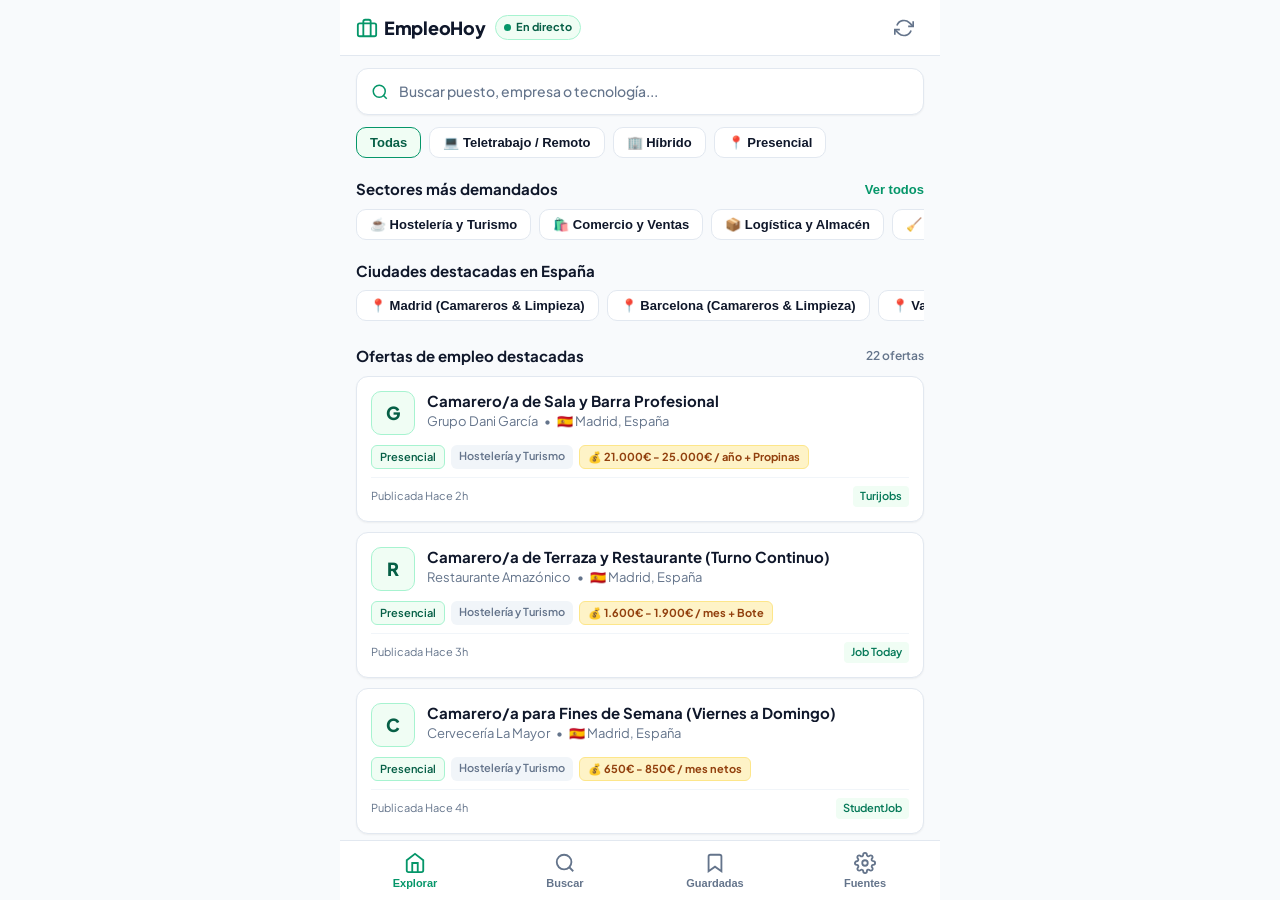
<file: pwa/index.html>
<!DOCTYPE html>
<html lang="es">
<head>
  <meta charset="UTF-8">
  <meta name="viewport" content="width=device-width, initial-scale=1.0, maximum-scale=1.0, user-scalable=no, viewport-fit=cover">
  <meta name="theme-color" content="#059669">
  <meta name="apple-mobile-web-app-capable" content="yes">
  <meta name="apple-mobile-web-app-status-bar-style" content="black-translucent">
  <meta name="apple-mobile-web-app-title" content="EmpleoHoy">
  <meta name="description" content="Buscador y agregador de ofertas de empleo en directo en España y Europa. Ofertas de camarero, limpieza, comercio, tecnología y teletrabajo.">
  
  <title>EmpleoHoy - Ofertas de Empleo en España y Europa</title>
  
  <link rel="manifest" href="./manifest.json">
  <link rel="icon" type="image/svg+xml" href="./icons/icon.svg">
  <link rel="apple-touch-icon" href="./icons/icon-192.png">
  <link rel="stylesheet" href="./styles.css">
  
  <!-- Inter & Roboto Fonts -->
  <link rel="preconnect" href="https://fonts.googleapis.com">
  <link rel="preconnect" href="https://fonts.gstatic.com" crossorigin>
  <link href="https://fonts.googleapis.com/css2?family=Plus+Jakarta+Sans:wght@400;500;600;700;800&display=swap" rel="stylesheet">

  <!-- Instant Service Worker Registration for PWABuilder & Offline Shell -->
  <script>
    if ('serviceWorker' in navigator) {
      window.addEventListener('load', function() {
        navigator.serviceWorker.register('./sw.js', { scope: './' })
          .then(function(reg) {
            console.log('[PWA] ServiceWorker registered successfully with scope:', reg.scope);
          })
          .catch(function(err) {
            console.error('[PWA] ServiceWorker registration failed:', err);
          });
      });
    }
  </script>
</head>
<body>
  <div id="app" class="app-container">
    
    <!-- TOP HEADER -->
    <header class="app-header">
      <div class="header-left">
        <div class="brand-badge">
          <svg class="brand-icon" viewBox="0 0 24 24" width="22" height="22" fill="none" stroke="currentColor" stroke-width="2">
            <rect x="2" y="7" width="20" height="14" rx="2" ry="2"></rect>
            <path d="M16 21V5a2 2 0 0 0-2-2h-4a2 2 0 0 0-2 2v16"></path>
          </svg>
          <span class="brand-title">EmpleoHoy</span>
        </div>
        <div class="live-indicator" id="live-indicator">
          <span class="pulse-dot"></span>
          <span class="live-text" id="live-text">En directo</span>
        </div>
      </div>
      <button class="icon-button" id="btn-sync-header" title="Sincronizar fuentes" aria-label="Sincronizar">
        <svg viewBox="0 0 24 24" width="20" height="20" fill="none" stroke="currentColor" stroke-width="2">
          <path d="M23 4v6h-6"></path>
          <path d="M1 20v-6h6"></path>
          <path d="M3.51 9a9 9 0 0 1 14.85-3.36L23 10M1 14l4.64 4.36A9 9 0 0 0 20.49 15"></path>
        </svg>
      </button>
    </header>

    <!-- MAIN VIEWS CONTAINER -->
    <main class="main-content" id="main-content">
      
      <!-- TAB 1: EXPLORAR (HOME) -->
      <section id="view-explore" class="tab-view active">
        <!-- Search Bar Trigger -->
        <div class="search-trigger" id="home-search-trigger">
          <svg viewBox="0 0 24 24" width="18" height="18" fill="none" stroke="#059669" stroke-width="2">
            <circle cx="11" cy="11" r="8"></circle>
            <line x1="21" y1="21" x2="16.65" y2="16.65"></line>
          </svg>
          <span class="search-placeholder">Buscar puesto, empresa o tecnología...</span>
        </div>

        <!-- Modality Chips -->
        <div class="scroll-chips-row">
          <button class="chip active" data-remote="">Todas</button>
          <button class="chip" data-remote="Remoto">💻 Teletrabajo / Remoto</button>
          <button class="chip" data-remote="Híbrido">🏢 Híbrido</button>
          <button class="chip" data-remote="Presencial">📍 Presencial</button>
        </div>

        <!-- Hot Demanded Sectors -->
        <div class="section-title-row">
          <h2>Sectores más demandados</h2>
          <button class="link-button" id="btn-view-all-sectors">Ver todos</button>
        </div>
        <div class="scroll-chips-row" id="sectors-container">
          <!-- Dynamically filled with Hostelería, Limpieza, Comercio, etc. -->
        </div>

        <!-- Highlighted Spanish Cities -->
        <div class="section-title-row">
          <h2>Ciudades destacadas en España</h2>
        </div>
        <div class="scroll-chips-row" id="cities-container">
          <button class="chip city-chip" data-city="Madrid">📍 Madrid (Camareros & Limpieza)</button>
          <button class="chip city-chip" data-city="Barcelona">📍 Barcelona (Camareros & Limpieza)</button>
          <button class="chip city-chip" data-city="Valencia">📍 Valencia</button>
          <button class="chip city-chip" data-city="Sevilla">📍 Sevilla</button>
          <button class="chip city-chip" data-city="Málaga">📍 Málaga</button>
          <button class="chip city-chip" data-city="Bilbao">📍 Bilbao</button>
          <button class="chip city-chip" data-city="Zaragoza">📍 Zaragoza</button>
        </div>

        <!-- Quick Jobs Section Header -->
        <div class="section-title-row" style="margin-top: 18px;">
          <h2>Ofertas de empleo destacadas</h2>
          <span class="jobs-count" id="explore-jobs-count">0 ofertas</span>
        </div>

        <!-- Jobs Feed List -->
        <div class="jobs-list" id="explore-jobs-list">
          <!-- Rendered dynamically -->
        </div>
      </section>

      <!-- TAB 2: BUSCAR (SEARCH & FILTERS) -->
      <section id="view-search" class="tab-view">
        <div class="search-panel">
          <div class="input-with-icon">
            <svg viewBox="0 0 24 24" width="18" height="18" fill="none" stroke="#059669" stroke-width="2">
              <circle cx="11" cy="11" r="8"></circle>
              <line x1="21" y1="21" x2="16.65" y2="16.65"></line>
            </svg>
            <input type="text" id="search-input-query" placeholder="Puesto, tecnología, empresa..." autocomplete="off">
            <button class="clear-input-btn" id="btn-clear-query" style="display: none;">&times;</button>
          </div>

          <div class="search-row-secondary">
            <div class="input-with-icon flex-1">
              <svg viewBox="0 0 24 24" width="18" height="18" fill="none" stroke="#64748B" stroke-width="2">
                <path d="M21 10c0 7-9 13-9 13s-9-6-9-13a9 9 0 0 1 18 0z"></path>
                <circle cx="12" cy="10" r="3"></circle>
              </svg>
              <input type="text" id="search-input-location" placeholder="Ubicación (Madrid, Barcelona...)" autocomplete="off">
              <button class="clear-input-btn" id="btn-clear-location" style="display: none;">&times;</button>
            </div>
            <button class="filter-toggle-btn" id="btn-open-filter-modal" aria-label="Abrir filtros">
              <svg viewBox="0 0 24 24" width="18" height="18" fill="none" stroke="currentColor" stroke-width="2">
                <polygon points="22 3 2 3 10 12.46 10 19 14 21 14 12.46 22 3"></polygon>
              </svg>
              <span class="filter-badge" id="active-filter-badge" style="display: none;">0</span>
            </button>
          </div>

          <!-- Scope Chips -->
          <div class="scope-chips-row">
            <button class="chip active" data-country="All">🌍 Todas</button>
            <button class="chip" data-country="ES">🇪🇸 España</button>
            <button class="chip" data-country="EU">🇪🇺 Europa</button>
          </div>
        </div>

        <div class="results-header">
          <span id="search-results-count">Buscando ofertas...</span>
          <button class="link-button" id="btn-clear-all-filters">Limpiar filtros</button>
        </div>

        <div class="jobs-list" id="search-jobs-list">
          <!-- Rendered dynamically -->
        </div>
      </section>

      <!-- TAB 3: GUARDADAS (SAVED JOBS) -->
      <section id="view-saved" class="tab-view">
        <div class="saved-header">
          <h2>Ofertas guardadas</h2>
          <p class="subtitle">Guarda ofertas para consultarlas sin conexión o postularte más tarde.</p>
        </div>
        <div class="jobs-list" id="saved-jobs-list">
          <!-- Rendered dynamically -->
        </div>
      </section>

      <!-- TAB 4: FUENTES (SOURCES & DIAGNOSTICS) -->
      <section id="view-sources" class="tab-view">
        <div class="diagnostics-card">
          <div class="card-header">
            <h3>Diagnóstico del sistema</h3>
            <span class="status-pill green">Sincronización activa</span>
          </div>
          <div class="metrics-grid">
            <div class="metric-box">
              <span class="metric-val" id="metric-total-jobs">40+</span>
              <span class="metric-lbl">Total ofertas</span>
            </div>
            <div class="metric-box">
              <span class="metric-val">Cada 6 h</span>
              <span class="metric-lbl">Programación</span>
            </div>
            <div class="metric-box">
              <span class="metric-val">Máx 20</span>
              <span class="metric-lbl">Límite por web</span>
            </div>
            <div class="metric-box">
              <span class="metric-val" id="metric-last-sync">Ahora</span>
              <span class="metric-lbl">Última sincro</span>
            </div>
          </div>
          <button class="btn-primary" id="btn-force-sync" style="margin-top: 14px; width: 100%;">
            <svg viewBox="0 0 24 24" width="18" height="18" fill="none" stroke="currentColor" stroke-width="2">
              <path d="M23 4v6h-6"></path>
              <path d="M1 20v-6h6"></path>
              <path d="M3.51 9a9 9 0 0 1 14.85-3.36L23 10M1 14l4.64 4.36A9 9 0 0 0 20.49 15"></path>
            </svg>
            <span>Sincronizar todas las fuentes ahora</span>
          </button>
        </div>

        <div class="section-title-row" style="margin-top: 20px;">
          <h2>Fuentes de empleo configuradas</h2>
        </div>
        <div class="sources-list" id="sources-list-container">
          <!-- Dynamically rendered -->
        </div>
      </section>
    </main>

    <!-- BOTTOM NAVIGATION BAR -->
    <nav class="bottom-nav">
      <button class="nav-item active" data-tab="explore">
        <svg viewBox="0 0 24 24" width="22" height="22" fill="none" stroke="currentColor" stroke-width="2">
          <path d="M3 9l9-7 9 7v11a2 2 0 0 1-2 2H5a2 2 0 0 1-2-2z"></path>
          <polyline points="9 22 9 12 15 12 15 22"></polyline>
        </svg>
        <span>Explorar</span>
      </button>
      <button class="nav-item" data-tab="search">
        <svg viewBox="0 0 24 24" width="22" height="22" fill="none" stroke="currentColor" stroke-width="2">
          <circle cx="11" cy="11" r="8"></circle>
          <line x1="21" y1="21" x2="16.65" y2="16.65"></line>
        </svg>
        <span>Buscar</span>
      </button>
      <button class="nav-item" data-tab="saved">
        <svg viewBox="0 0 24 24" width="22" height="22" fill="none" stroke="currentColor" stroke-width="2">
          <path d="M19 21l-7-5-7 5V5a2 2 0 0 1 2-2h10a2 2 0 0 1 2 2z"></path>
        </svg>
        <span>Guardadas</span>
      </button>
      <button class="nav-item" data-tab="sources">
        <svg viewBox="0 0 24 24" width="22" height="22" fill="none" stroke="currentColor" stroke-width="2">
          <circle cx="12" cy="12" r="3"></circle>
          <path d="M19.4 15a1.65 1.65 0 0 0 .33 1.82l.06.06a2 2 0 0 1 0 2.83 2 2 0 0 1-2.83 0l-.06-.06a1.65 1.65 0 0 0-1.82-.33 1.65 1.65 0 0 0-1 1.51V21a2 2 0 0 1-2 2 2 2 0 0 1-2-2v-.09A1.65 1.65 0 0 0 9 19.4a1.65 1.65 0 0 0-1.82.33l-.06.06a2 2 0 0 1-2.83 0 2 2 0 0 1 0-2.83l.06-.06a1.65 1.65 0 0 0 .33-1.82 1.65 1.65 0 0 0-1.51-1H3a2 2 0 0 1-2-2 2 2 0 0 1 2-2h.09A1.65 1.65 0 0 0 4.6 9a1.65 1.65 0 0 0-.33-1.82l-.06-.06a2 2 0 0 1 0-2.83 2 2 0 0 1 2.83 0l.06.06a1.65 1.65 0 0 0 1.82.33H9a1.65 1.65 0 0 0 1-1.51V3a2 2 0 0 1 2-2 2 2 0 0 1 2 2v.09a1.65 1.65 0 0 0 1 1.51 1.65 1.65 0 0 0 1.82-.33l.06-.06a2 2 0 0 1 2.83 0 2 2 0 0 1 0 2.83l-.06.06a1.65 1.65 0 0 0-.33 1.82V9a1.65 1.65 0 0 0 1.51 1H21a2 2 0 0 1 2 2 2 2 0 0 1-2 2h-.09a1.65 1.65 0 0 0-1.51 1z"></path>
        </svg>
        <span>Fuentes</span>
      </button>
    </nav>

    <!-- JOB DETAIL MODAL (SLIDE-UP) -->
    <div class="modal-backdrop" id="job-detail-modal" aria-hidden="true">
      <div class="modal-content" id="modal-detail-content">
        <div class="modal-header">
          <button class="icon-button" id="btn-close-detail" aria-label="Cerrar">
            <svg viewBox="0 0 24 24" width="20" height="20" fill="none" stroke="currentColor" stroke-width="2">
              <line x1="18" y1="6" x2="6" y2="18"></line>
              <line x1="6" y1="6" x2="18" y2="18"></line>
            </svg>
          </button>
          <span class="modal-title" id="modal-company-title">Detalles de la oferta</span>
          <div class="modal-actions">
            <button class="icon-button" id="btn-modal-save" aria-label="Guardar">
              <svg viewBox="0 0 24 24" width="20" height="20" fill="none" stroke="currentColor" stroke-width="2">
                <path d="M19 21l-7-5-7 5V5a2 2 0 0 1 2-2h10a2 2 0 0 1 2 2z"></path>
              </svg>
            </button>
            <button class="icon-button" id="btn-modal-share" aria-label="Compartir">
              <svg viewBox="0 0 24 24" width="20" height="20" fill="none" stroke="currentColor" stroke-width="2">
                <circle cx="18" cy="5" r="3"></circle>
                <circle cx="6" cy="12" r="3"></circle>
                <circle cx="18" cy="19" r="3"></circle>
                <line x1="8.59" y1="13.51" x2="15.42" y2="17.49"></line>
                <line x1="15.41" y1="6.51" x2="8.59" y2="10.49"></line>
              </svg>
            </button>
          </div>
        </div>
        
        <div class="modal-body" id="modal-detail-body">
          <!-- Job Title, Badges, Salary, Description filled dynamically -->
        </div>

        <div class="modal-footer">
          <a href="#" target="_blank" rel="noopener noreferrer" class="btn-primary flex-1" id="btn-modal-apply">
            <span>Inscribirme en la oferta</span>
            <svg viewBox="0 0 24 24" width="16" height="16" fill="none" stroke="currentColor" stroke-width="2">
              <path d="M18 13v6a2 2 0 0 1-2 2H5a2 2 0 0 1-2-2V8a2 2 0 0 1 2-2h6"></path>
              <polyline points="15 3 21 3 21 9"></polyline>
              <line x1="10" y1="14" x2="21" y2="3"></line>
            </svg>
          </a>
        </div>
      </div>
    </div>

    <!-- FILTER BOTTOM SHEET -->
    <div class="modal-backdrop" id="filter-modal" aria-hidden="true">
      <div class="modal-content filter-sheet">
        <div class="modal-header">
          <span class="modal-title">Filtros de búsqueda</span>
          <button class="icon-button" id="btn-close-filters" aria-label="Cerrar filtros">&times;</button>
        </div>
        <div class="modal-body">
          <label class="filter-label">Categoría profesional</label>
          <select id="filter-select-category" class="filter-select">
            <option value="">Todas las categorías</option>
          </select>

          <label class="filter-label" style="margin-top: 14px;">Modalidad de trabajo</label>
          <div class="radio-group" id="filter-radios-remote">
            <label class="radio-item"><input type="radio" name="remote" value="" checked> Cualquiera</label>
            <label class="radio-item"><input type="radio" name="remote" value="Remoto"> Teletrabajo / Remoto</label>
            <label class="radio-item"><input type="radio" name="remote" value="Híbrido"> Híbrido</label>
            <label class="radio-item"><input type="radio" name="remote" value="Presencial"> Presencial</label>
          </div>
        </div>
        <div class="modal-footer">
          <button class="btn-secondary" id="btn-reset-filters">Restablecer</button>
          <button class="btn-primary flex-1" id="btn-apply-filters">Aplicar filtros</button>
        </div>
      </div>
    </div>

  </div>

  <script src="./app.js"></script>
</body>
</html>
</file>
<file: pwa/styles.css>
/* EmpleoHoy PWA Stylesheet - Mobile First Clean SaaS */
:root {
  --primary: #059669;
  --primary-dark: #047857;
  --primary-darker: #065F46;
  --primary-soft: #F0FDF4;
  --primary-border: #A7F3D0;
  
  --bg-main: #F8FAFC;
  --bg-surface: #FFFFFF;
  --bg-subtle: #F1F5F9;
  
  --text-main: #0F172A;
  --text-muted: #64748B;
  --text-subtle: #94A3B8;
  
  --border-color: #E2E8F0;
  --border-subtle: #F1F5F9;
  
  --amber-bg: #FEF3C7;
  --amber-text: #92400E;
  --amber-border: #FDE68A;

  --shadow-sm: 0 1px 2px 0 rgba(0, 0, 0, 0.05);
  --shadow-md: 0 4px 6px -1px rgba(0, 0, 0, 0.07), 0 2px 4px -1px rgba(0, 0, 0, 0.04);
  --shadow-lg: 0 10px 15px -3px rgba(0, 0, 0, 0.08), 0 4px 6px -2px rgba(0, 0, 0, 0.04);

  --radius-sm: 8px;
  --radius-md: 12px;
  --radius-lg: 16px;
  --radius-full: 9999px;

  --font-main: 'Plus Jakarta Sans', system-ui, -apple-system, BlinkMacSystemFont, 'Segoe UI', Roboto, sans-serif;
}

* {
  box-sizing: border-box;
  margin: 0;
  padding: 0;
  -webkit-tap-highlight-color: transparent;
}

body {
  font-family: var(--font-main);
  background-color: var(--bg-main);
  color: var(--text-main);
  line-height: 1.5;
  -webkit-font-smoothing: antialiased;
  user-select: none;
  overflow-x: hidden;
}

/* APP SHELL CONTAINER */
.app-container {
  display: flex;
  flex-direction: column;
  height: 100vh;
  height: 100dvh;
  max-width: 600px;
  margin: 0 auto;
  background-color: var(--bg-main);
  position: relative;
  overflow: hidden;
}

/* TOP HEADER */
.app-header {
  height: 56px;
  background-color: var(--bg-surface);
  border-bottom: 1px solid var(--border-color);
  display: flex;
  align-items: center;
  justify-content: space-between;
  padding: 0 16px;
  flex-shrink: 0;
  z-index: 10;
}

.header-left {
  display: flex;
  align-items: center;
  gap: 10px;
}

.brand-badge {
  display: flex;
  align-items: center;
  gap: 6px;
}

.brand-icon {
  color: var(--primary);
}

.brand-title {
  font-size: 18px;
  font-weight: 800;
  letter-spacing: -0.3px;
  color: var(--text-main);
}

.live-indicator {
  display: flex;
  align-items: center;
  gap: 5px;
  background-color: var(--primary-soft);
  border: 1px solid var(--primary-border);
  padding: 3px 8px;
  border-radius: var(--radius-full);
}

.pulse-dot {
  width: 7px;
  height: 7px;
  background-color: var(--primary);
  border-radius: 50%;
  box-shadow: 0 0 0 0 rgba(5, 150, 105, 0.7);
  animation: pulse 2s infinite;
}

@keyframes pulse {
  0% { transform: scale(0.95); box-shadow: 0 0 0 0 rgba(5, 150, 105, 0.7); }
  70% { transform: scale(1); box-shadow: 0 0 0 6px rgba(5, 150, 105, 0); }
  100% { transform: scale(0.95); box-shadow: 0 0 0 0 rgba(5, 150, 105, 0); }
}

.live-text {
  font-size: 11px;
  font-weight: 700;
  color: var(--primary-darker);
}

.icon-button {
  background: none;
  border: none;
  cursor: pointer;
  color: var(--text-muted);
  width: 40px;
  height: 40px;
  display: flex;
  align-items: center;
  justify-content: center;
  border-radius: 50%;
  transition: background 0.15s ease;
}

.icon-button:active {
  background-color: var(--bg-subtle);
  transform: scale(0.95);
}

/* MAIN CONTENT */
.main-content {
  flex: 1;
  overflow-y: auto;
  overflow-x: hidden;
  padding-bottom: 72px; /* space for bottom nav */
  -webkit-overflow-scrolling: touch;
}

.tab-view {
  display: none;
  padding: 12px 16px 24px;
}

.tab-view.active {
  display: block;
}

/* SEARCH TRIGGER BAR IN HOME */
.search-trigger {
  background-color: var(--bg-surface);
  border: 1px solid var(--border-color);
  border-radius: var(--radius-md);
  padding: 12px 14px;
  display: flex;
  align-items: center;
  gap: 10px;
  cursor: pointer;
  box-shadow: var(--shadow-sm);
  margin-bottom: 12px;
}

.search-placeholder {
  color: var(--text-muted);
  font-size: 14px;
  font-weight: 500;
}

/* SCROLL CHIPS ROW */
.scroll-chips-row {
  display: flex;
  gap: 8px;
  overflow-x: auto;
  padding-bottom: 6px;
  margin-bottom: 12px;
  scrollbar-width: none;
}

.scroll-chips-row::-webkit-scrollbar {
  display: none;
}

.chip {
  white-space: nowrap;
  padding: 7px 13px;
  border-radius: 10px;
  font-size: 13px;
  font-weight: 600;
  border: 1px solid var(--border-color);
  background-color: var(--bg-surface);
  color: var(--text-main);
  cursor: pointer;
  transition: all 0.15s ease;
  flex-shrink: 0;
}

.chip.active {
  background-color: var(--primary-soft);
  color: var(--primary-darker);
  border-color: var(--primary);
  font-weight: 700;
}

.chip:active {
  transform: scale(0.96);
}

/* SECTION TITLES */
.section-title-row {
  display: flex;
  align-items: center;
  justify-content: space-between;
  margin: 14px 0 8px;
}

.section-title-row h2 {
  font-size: 15px;
  font-weight: 700;
  color: var(--text-main);
}

.link-button {
  background: none;
  border: none;
  color: var(--primary);
  font-size: 13px;
  font-weight: 600;
  cursor: pointer;
}

.jobs-count {
  font-size: 12px;
  font-weight: 600;
  color: var(--text-muted);
}

/* JOBS LIST & CARDS */
.jobs-list {
  display: flex;
  flex-direction: column;
  gap: 10px;
}

.job-card {
  background-color: var(--bg-surface);
  border: 1px solid var(--border-color);
  border-radius: var(--radius-md);
  padding: 14px;
  cursor: pointer;
  box-shadow: var(--shadow-sm);
  transition: transform 0.12s ease, box-shadow 0.12s ease, border-color 0.12s ease;
}

.job-card:active {
  transform: scale(0.985);
  border-color: var(--primary);
}

.card-top {
  display: flex;
  align-items: flex-start;
  gap: 12px;
}

.company-logo-initial {
  width: 44px;
  height: 44px;
  border-radius: 10px;
  background-color: var(--primary-soft);
  color: var(--primary-darker);
  display: flex;
  align-items: center;
  justify-content: center;
  font-size: 18px;
  font-weight: 800;
  flex-shrink: 0;
  border: 1px solid var(--primary-border);
}

.card-header-info {
  flex: 1;
  min-width: 0;
}

.job-title {
  font-size: 15px;
  font-weight: 700;
  color: var(--text-main);
  line-height: 1.3;
  margin-bottom: 2px;
  white-space: nowrap;
  overflow: hidden;
  text-overflow: ellipsis;
}

.job-company-location {
  font-size: 13px;
  color: var(--text-muted);
  display: flex;
  align-items: center;
  gap: 6px;
  white-space: nowrap;
  overflow: hidden;
  text-overflow: ellipsis;
}

.card-badges {
  display: flex;
  flex-wrap: wrap;
  gap: 6px;
  margin: 10px 0 8px;
}

.badge {
  padding: 3px 8px;
  border-radius: 6px;
  font-size: 11px;
  font-weight: 600;
}

.badge-remote {
  background-color: var(--primary-soft);
  color: var(--primary-darker);
  border: 1px solid var(--primary-border);
}

.badge-gray {
  background-color: var(--bg-subtle);
  color: var(--text-muted);
}

.badge-salary {
  background-color: var(--amber-bg);
  color: var(--amber-text);
  border: 1px solid var(--amber-border);
  font-weight: 700;
}

.card-footer {
  display: flex;
  align-items: center;
  justify-content: space-between;
  border-top: 1px solid var(--border-subtle);
  padding-top: 8px;
  margin-top: 4px;
}

.card-time {
  font-size: 11px;
  color: var(--text-muted);
}

.card-source-pill {
  font-size: 11px;
  font-weight: 600;
  color: var(--primary-dark);
  background-color: var(--primary-soft);
  padding: 2px 7px;
  border-radius: 4px;
}

/* SEARCH VIEW SPECIFIC */
.search-panel {
  background-color: var(--bg-surface);
  border: 1px solid var(--border-color);
  border-radius: var(--radius-md);
  padding: 14px;
  margin-bottom: 12px;
  box-shadow: var(--shadow-sm);
}

.input-with-icon {
  position: relative;
  display: flex;
  align-items: center;
}

.input-with-icon svg {
  position: absolute;
  left: 12px;
  pointer-events: none;
}

.input-with-icon input {
  width: 100%;
  height: 44px;
  padding: 0 36px 0 38px;
  border: 1px solid var(--border-color);
  border-radius: var(--radius-md);
  font-family: inherit;
  font-size: 14px;
  outline: none;
  background-color: var(--bg-surface);
  color: var(--text-main);
  transition: border-color 0.15s ease;
}

.input-with-icon input:focus {
  border-color: var(--primary);
}

.clear-input-btn {
  position: absolute;
  right: 10px;
  background: none;
  border: none;
  font-size: 18px;
  color: var(--text-muted);
  cursor: pointer;
  padding: 4px;
}

.search-row-secondary {
  display: flex;
  gap: 8px;
  margin-top: 8px;
}

.flex-1 {
  flex: 1;
}

.filter-toggle-btn {
  width: 44px;
  height: 44px;
  border-radius: var(--radius-md);
  border: 1px solid var(--border-color);
  background-color: var(--bg-surface);
  color: var(--text-main);
  display: flex;
  align-items: center;
  justify-content: center;
  cursor: pointer;
  position: relative;
}

.filter-badge {
  position: absolute;
  top: -4px;
  right: -4px;
  background-color: var(--primary);
  color: white;
  font-size: 10px;
  font-weight: 800;
  width: 18px;
  height: 18px;
  border-radius: 50%;
  display: flex;
  align-items: center;
  justify-content: center;
}

.scope-chips-row {
  display: flex;
  gap: 8px;
  margin-top: 10px;
}

.results-header {
  display: flex;
  align-items: center;
  justify-content: space-between;
  margin-bottom: 10px;
  font-size: 13px;
  color: var(--text-muted);
}

/* SAVED JOBS HEADER */
.saved-header {
  margin-bottom: 14px;
}

.saved-header h2 {
  font-size: 18px;
  font-weight: 800;
}

.saved-header .subtitle {
  font-size: 13px;
  color: var(--text-muted);
}

/* DIAGNOSTICS & SOURCES */
.diagnostics-card {
  background-color: var(--bg-surface);
  border: 1px solid var(--border-color);
  border-radius: var(--radius-md);
  padding: 16px;
  box-shadow: var(--shadow-sm);
}

.card-header {
  display: flex;
  align-items: center;
  justify-content: space-between;
}

.card-header h3 {
  font-size: 15px;
  font-weight: 700;
}

.status-pill {
  font-size: 11px;
  font-weight: 700;
  padding: 3px 8px;
  border-radius: var(--radius-full);
}

.status-pill.green {
  background-color: var(--primary-soft);
  color: var(--primary-darker);
  border: 1px solid var(--primary-border);
}

.metrics-grid {
  display: grid;
  grid-template-columns: repeat(4, 1fr);
  gap: 8px;
  margin-top: 14px;
}

.metric-box {
  background-color: var(--bg-subtle);
  border-radius: var(--radius-sm);
  padding: 10px 6px;
  text-align: center;
}

.metric-val {
  display: block;
  font-size: 14px;
  font-weight: 800;
  color: var(--primary-darker);
}

.metric-lbl {
  display: block;
  font-size: 10px;
  font-weight: 600;
  color: var(--text-muted);
  margin-top: 2px;
}

.sources-list {
  display: flex;
  flex-direction: column;
  gap: 8px;
}

.source-item {
  background-color: var(--bg-surface);
  border: 1px solid var(--border-color);
  border-radius: var(--radius-md);
  padding: 12px;
  display: flex;
  align-items: center;
  justify-content: space-between;
}

.source-info h4 {
  font-size: 14px;
  font-weight: 700;
}

.source-info p {
  font-size: 12px;
  color: var(--text-muted);
}

/* BUTTONS */
.btn-primary {
  height: 48px;
  border-radius: var(--radius-md);
  background: linear-gradient(135deg, var(--primary) 0%, var(--primary-dark) 100%);
  color: white;
  border: none;
  font-family: inherit;
  font-size: 14px;
  font-weight: 700;
  display: flex;
  align-items: center;
  justify-content: center;
  gap: 8px;
  cursor: pointer;
  box-shadow: 0 2px 4px rgba(5, 150, 105, 0.2);
  text-decoration: none;
  transition: transform 0.15s ease, filter 0.15s ease;
}

.btn-primary:active {
  transform: scale(0.97);
  filter: brightness(0.95);
}

.btn-secondary {
  height: 48px;
  padding: 0 16px;
  border-radius: var(--radius-md);
  background-color: var(--bg-surface);
  color: var(--text-main);
  border: 1px solid var(--border-color);
  font-family: inherit;
  font-size: 14px;
  font-weight: 600;
  cursor: pointer;
}

/* BOTTOM NAVIGATION BAR */
.bottom-nav {
  position: absolute;
  bottom: 0;
  left: 0;
  right: 0;
  height: 60px;
  background-color: var(--bg-surface);
  border-top: 1px solid var(--border-color);
  display: flex;
  align-items: center;
  justify-content: space-around;
  z-index: 20;
  padding-bottom: env(safe-area-inset-bottom, 0px);
}

.nav-item {
  flex: 1;
  height: 100%;
  background: none;
  border: none;
  display: flex;
  flex-direction: column;
  align-items: center;
  justify-content: center;
  gap: 3px;
  color: var(--text-muted);
  cursor: pointer;
  transition: color 0.15s ease;
}

.nav-item span {
  font-size: 11px;
  font-weight: 600;
}

.nav-item.active {
  color: var(--primary);
}

.nav-item.active span {
  font-weight: 800;
}

/* MODALS & BOTTOM SHEETS */
.modal-backdrop {
  position: absolute;
  top: 0;
  left: 0;
  right: 0;
  bottom: 0;
  background-color: rgba(0, 0, 0, 0.5);
  backdrop-filter: blur(2px);
  z-index: 50;
  display: none;
  align-items: flex-end;
  opacity: 0;
  transition: opacity 0.2s ease;
}

.modal-backdrop.open {
  display: flex;
  opacity: 1;
}

.modal-content {
  width: 100%;
  max-height: 88vh;
  background-color: var(--bg-surface);
  border-radius: 20px 20px 0 0;
  display: flex;
  flex-direction: column;
  transform: translateY(100%);
  transition: transform 0.25s cubic-bezier(0.16, 1, 0.3, 1);
}

.modal-backdrop.open .modal-content {
  transform: translateY(0);
}

.modal-header {
  padding: 14px 16px;
  border-bottom: 1px solid var(--border-color);
  display: flex;
  align-items: center;
  justify-content: space-between;
}

.modal-title {
  font-size: 15px;
  font-weight: 700;
  color: var(--text-main);
}

.modal-actions {
  display: flex;
  gap: 4px;
}

.modal-body {
  padding: 16px;
  overflow-y: auto;
  flex: 1;
}

.modal-footer {
  padding: 12px 16px;
  border-top: 1px solid var(--border-color);
  display: flex;
  gap: 8px;
  background-color: var(--bg-surface);
  padding-bottom: max(12px, env(safe-area-inset-bottom));
}

.filter-label {
  display: block;
  font-size: 13px;
  font-weight: 700;
  margin-bottom: 6px;
}

.filter-select {
  width: 100%;
  height: 44px;
  border-radius: var(--radius-md);
  border: 1px solid var(--border-color);
  padding: 0 12px;
  font-family: inherit;
  font-size: 14px;
  background-color: var(--bg-surface);
}

.radio-group {
  display: flex;
  flex-direction: column;
  gap: 8px;
}

.radio-item {
  display: flex;
  align-items: center;
  gap: 8px;
  font-size: 14px;
  cursor: pointer;
}
</file>
